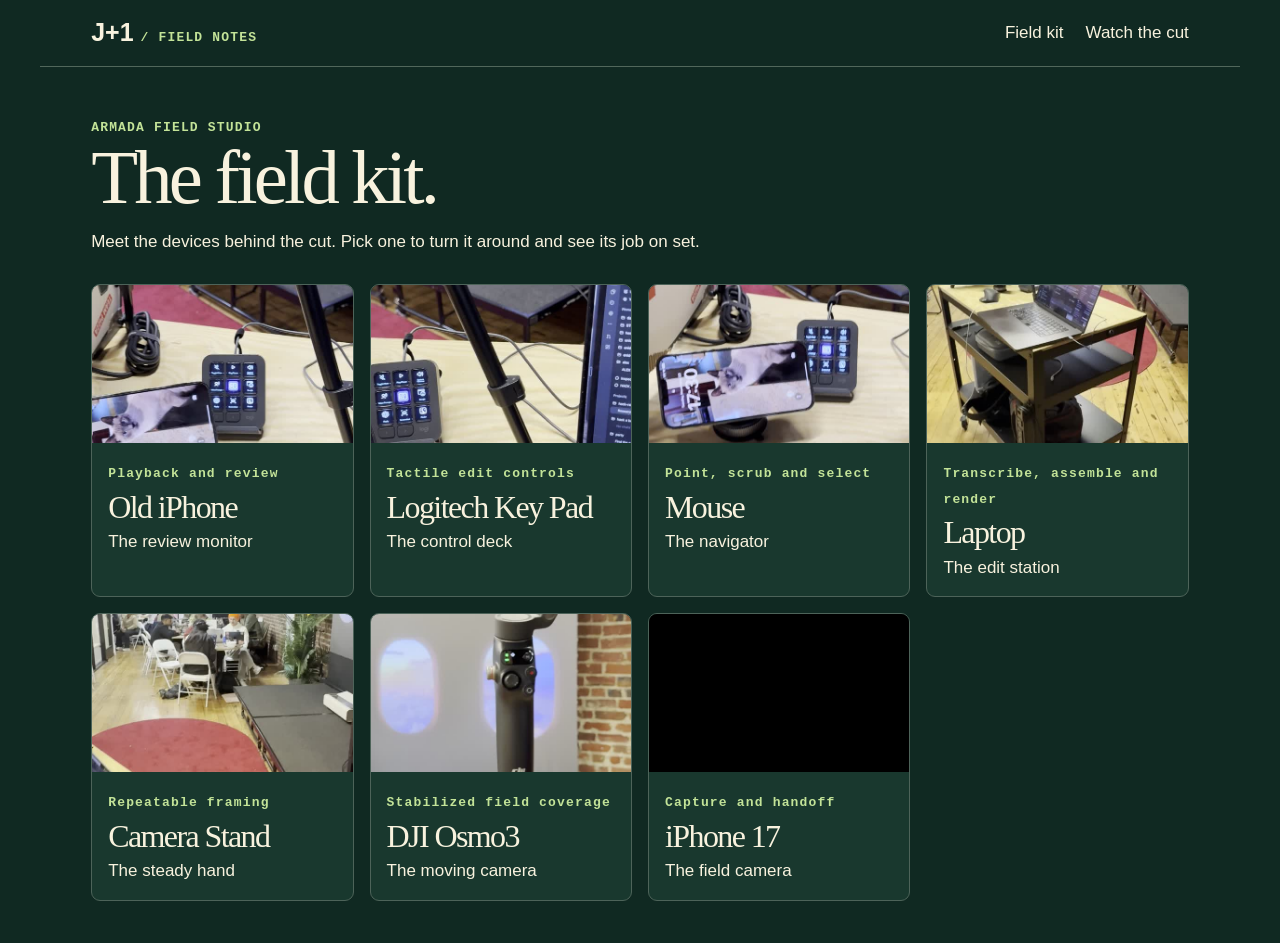
<file: production/field-kit/index.html>
<!doctype html><html lang="en"><meta charset="utf-8"><meta name="viewport" content="width=device-width, initial-scale=1"><title>The field kit · Armada Field Studio</title><link rel="stylesheet" href="kit.css"><header><a href="../index.html">J+1 <span>/ FIELD NOTES</span></a><a href="index.html">Field kit</a><a href="../index.html#watch">Watch the cut</a></header><main><div class="intro"><small>ARMADA FIELD STUDIO</small><h1>The field kit.</h1><p>Meet the devices behind the cut. Pick one to turn it around and see its job on set.</p></div><section class="cards"><a class="card" href="old-iphone.html"><img src="old-iphone.jpg" alt=""><div><small>Playback and review</small><h2>Old iPhone</h2><p>The review monitor</p></div></a><a class="card" href="logitech-keypad.html"><img src="logitech-keypad.jpg" alt=""><div><small>Tactile edit controls</small><h2>Logitech Key Pad</h2><p>The control deck</p></div></a><a class="card" href="mouse.html"><img src="mouse.jpg" alt=""><div><small>Point, scrub and select</small><h2>Mouse</h2><p>The navigator</p></div></a><a class="card" href="laptop.html"><img src="laptop.jpg" alt=""><div><small>Transcribe, assemble and render</small><h2>Laptop</h2><p>The edit station</p></div></a><a class="card" href="camera-stand.html"><img src="camera-stand.jpg" alt=""><div><small>Repeatable framing</small><h2>Camera Stand</h2><p>The steady hand</p></div></a><a class="card" href="dji-osmo3.html"><img src="dji-osmo3.jpg" alt=""><div><small>Stabilized field coverage</small><h2>DJI Osmo3</h2><p>The moving camera</p></div></a><a class="card" href="iphone-17.html"><img src="iphone-17.jpg" alt=""><div><small>Capture and handoff</small><h2>iPhone 17</h2><p>The field camera</p></div></a></section></main></html>
</file>
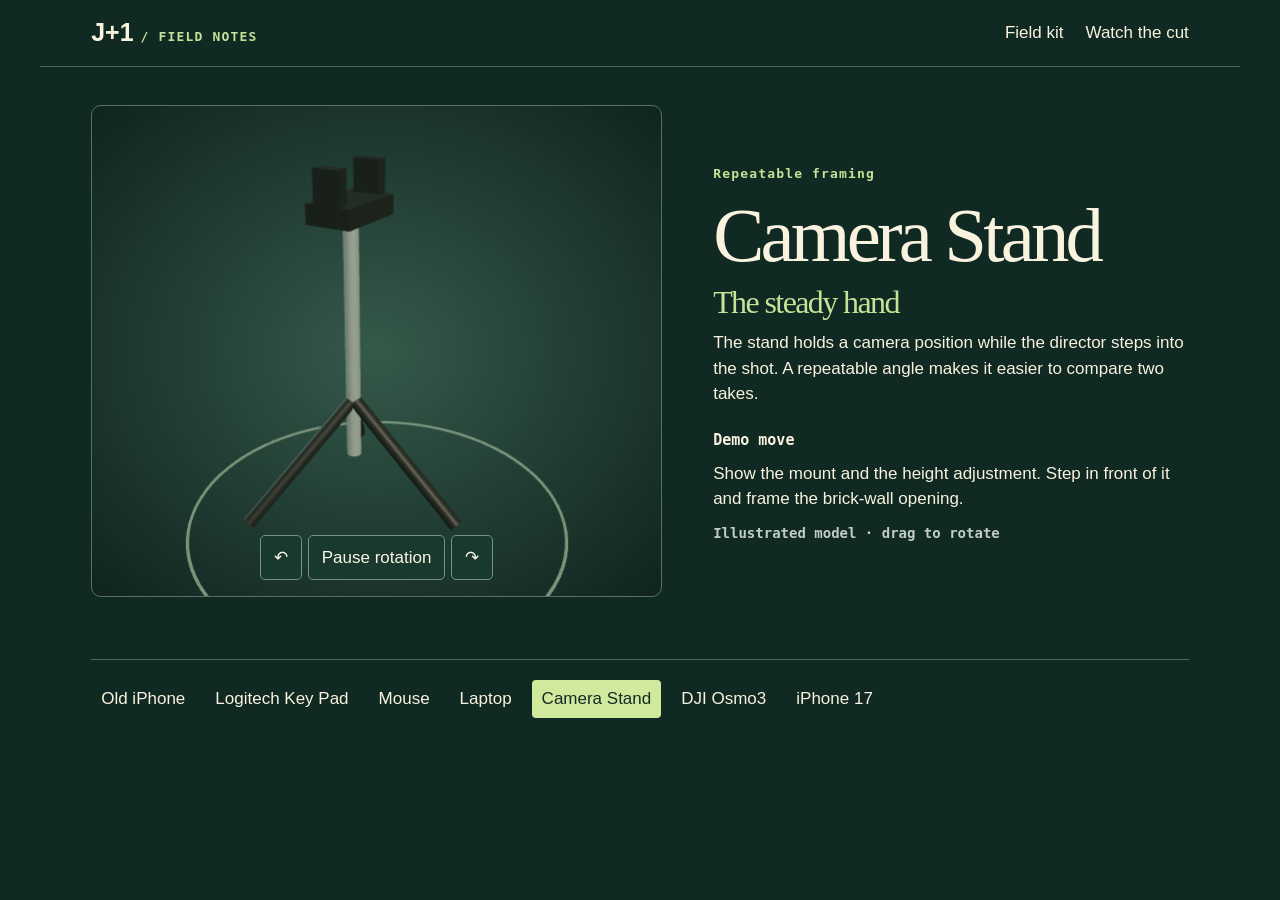
<file: production/field-kit/camera-stand.html>
<!doctype html><html lang="en"><meta charset="utf-8"><meta name="viewport" content="width=device-width, initial-scale=1"><title>Camera Stand · Armada Field Studio</title><link rel="stylesheet" href="kit.css"><header><a href="../index.html">J+1 <span>/ FIELD NOTES</span></a><a href="index.html">Field kit</a><a href="../index.html#watch">Watch the cut</a></header><main><article class="profile"><div class="viewer" data-model="camera-stand"><img class="fallback" src="camera-stand.jpg" alt="Field footage from the RSI House shoot"><canvas aria-label="Illustrated rotating model of Camera Stand"></canvas><div class="controls" hidden><button id="turnL" aria-label="Rotate left">↶</button><button id="spin">Pause rotation</button><button id="turnR" aria-label="Rotate right">↷</button></div></div><div class="bio"><small>Repeatable framing</small><h1>Camera Stand</h1><h2>The steady hand</h2><p>The stand holds a camera position while the director steps into the shot. A repeatable angle makes it easier to compare two takes.</p><h3>Demo move</h3><p>Show the mount and the height adjustment. Step in front of it and frame the brick-wall opening.</p><small class="fine">Illustrated model · drag to rotate</small></div></article><nav aria-label="Device roster"><a href="old-iphone.html" >Old iPhone</a><a href="logitech-keypad.html" >Logitech Key Pad</a><a href="mouse.html" >Mouse</a><a href="laptop.html" >Laptop</a><a href="camera-stand.html" aria-current="page">Camera Stand</a><a href="dji-osmo3.html" >DJI Osmo3</a><a href="iphone-17.html" >iPhone 17</a></nav></main><script type="module" src="models.js"></script></html>
</file>
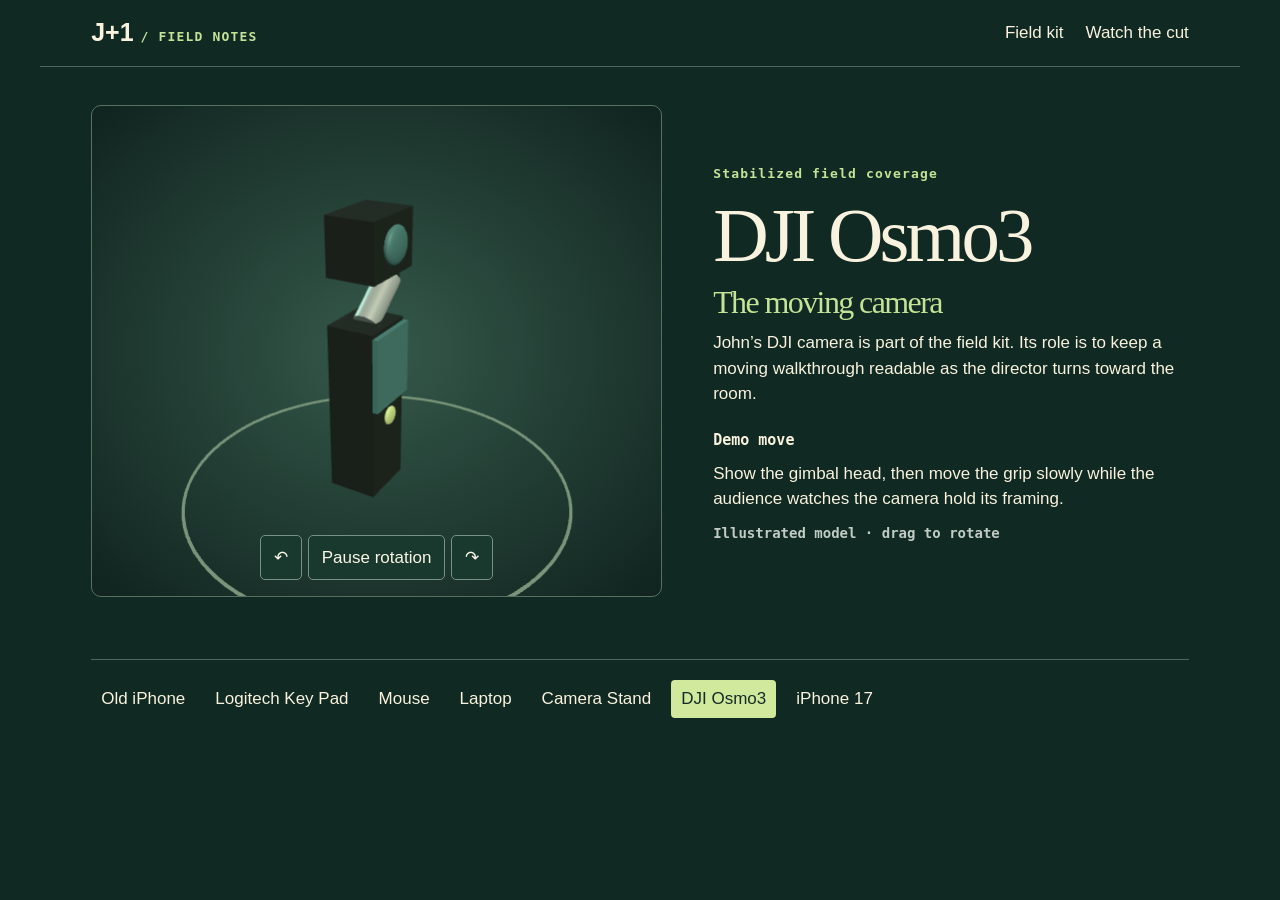
<file: production/field-kit/dji-osmo3.html>
<!doctype html><html lang="en"><meta charset="utf-8"><meta name="viewport" content="width=device-width, initial-scale=1"><title>DJI Osmo3 · Armada Field Studio</title><link rel="stylesheet" href="kit.css"><header><a href="../index.html">J+1 <span>/ FIELD NOTES</span></a><a href="index.html">Field kit</a><a href="../index.html#watch">Watch the cut</a></header><main><article class="profile"><div class="viewer" data-model="dji-osmo3"><img class="fallback" src="dji-osmo3.jpg" alt="Field footage from the RSI House shoot"><canvas aria-label="Illustrated rotating model of DJI Osmo3"></canvas><div class="controls" hidden><button id="turnL" aria-label="Rotate left">↶</button><button id="spin">Pause rotation</button><button id="turnR" aria-label="Rotate right">↷</button></div></div><div class="bio"><small>Stabilized field coverage</small><h1>DJI Osmo3</h1><h2>The moving camera</h2><p>John’s DJI camera is part of the field kit. Its role is to keep a moving walkthrough readable as the director turns toward the room.</p><h3>Demo move</h3><p>Show the gimbal head, then move the grip slowly while the audience watches the camera hold its framing.</p><small class="fine">Illustrated model · drag to rotate</small></div></article><nav aria-label="Device roster"><a href="old-iphone.html" >Old iPhone</a><a href="logitech-keypad.html" >Logitech Key Pad</a><a href="mouse.html" >Mouse</a><a href="laptop.html" >Laptop</a><a href="camera-stand.html" >Camera Stand</a><a href="dji-osmo3.html" aria-current="page">DJI Osmo3</a><a href="iphone-17.html" >iPhone 17</a></nav></main><script type="module" src="models.js"></script></html>
</file>
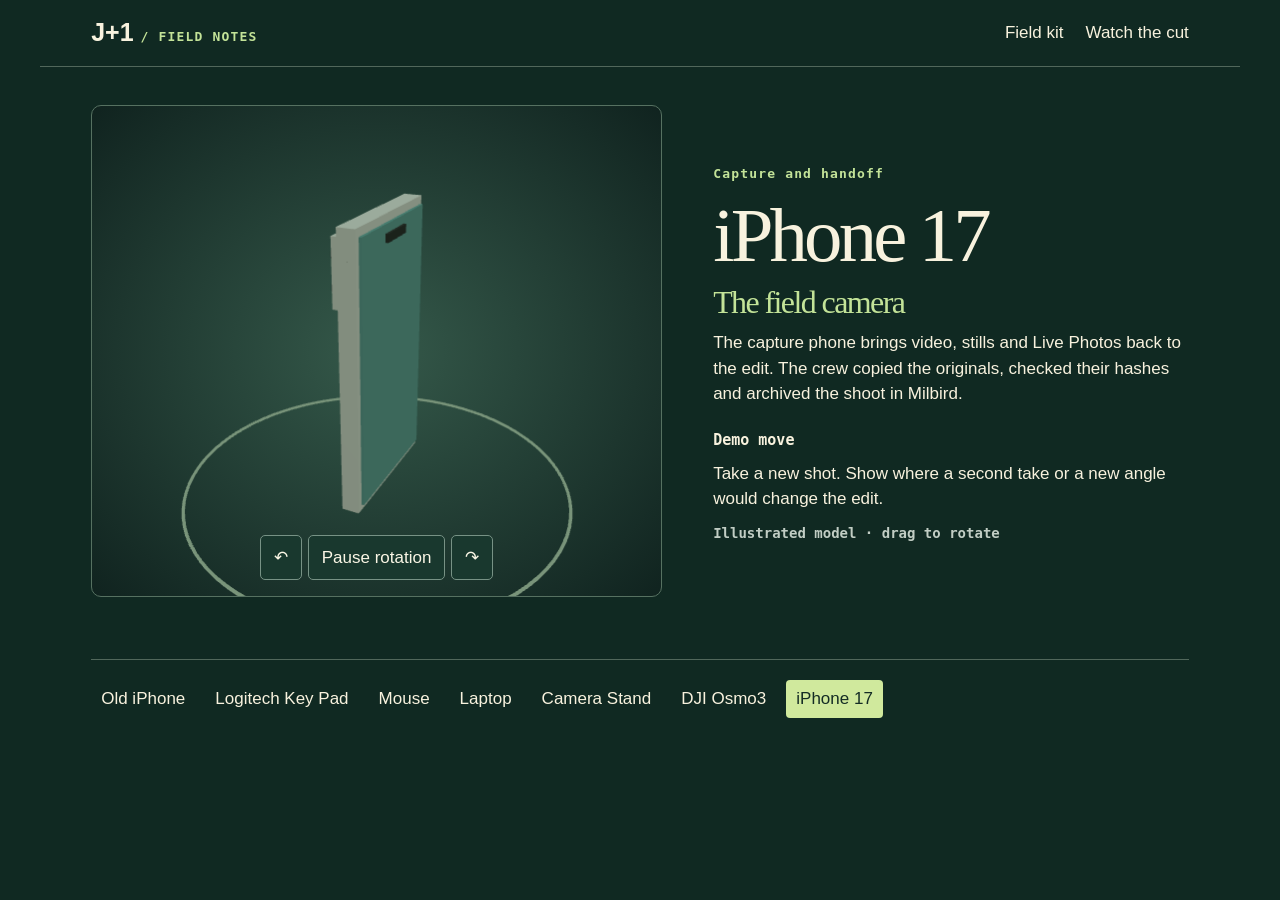
<file: production/field-kit/iphone-17.html>
<!doctype html><html lang="en"><meta charset="utf-8"><meta name="viewport" content="width=device-width, initial-scale=1"><title>iPhone 17 · Armada Field Studio</title><link rel="stylesheet" href="kit.css"><header><a href="../index.html">J+1 <span>/ FIELD NOTES</span></a><a href="index.html">Field kit</a><a href="../index.html#watch">Watch the cut</a></header><main><article class="profile"><div class="viewer" data-model="iphone-17"><img class="fallback" src="iphone-17.jpg" alt="Field footage from the RSI House shoot"><canvas aria-label="Illustrated rotating model of iPhone 17"></canvas><div class="controls" hidden><button id="turnL" aria-label="Rotate left">↶</button><button id="spin">Pause rotation</button><button id="turnR" aria-label="Rotate right">↷</button></div></div><div class="bio"><small>Capture and handoff</small><h1>iPhone 17</h1><h2>The field camera</h2><p>The capture phone brings video, stills and Live Photos back to the edit. The crew copied the originals, checked their hashes and archived the shoot in Milbird.</p><h3>Demo move</h3><p>Take a new shot. Show where a second take or a new angle would change the edit.</p><small class="fine">Illustrated model · drag to rotate</small></div></article><nav aria-label="Device roster"><a href="old-iphone.html" >Old iPhone</a><a href="logitech-keypad.html" >Logitech Key Pad</a><a href="mouse.html" >Mouse</a><a href="laptop.html" >Laptop</a><a href="camera-stand.html" >Camera Stand</a><a href="dji-osmo3.html" >DJI Osmo3</a><a href="iphone-17.html" aria-current="page">iPhone 17</a></nav></main><script type="module" src="models.js"></script></html>
</file>
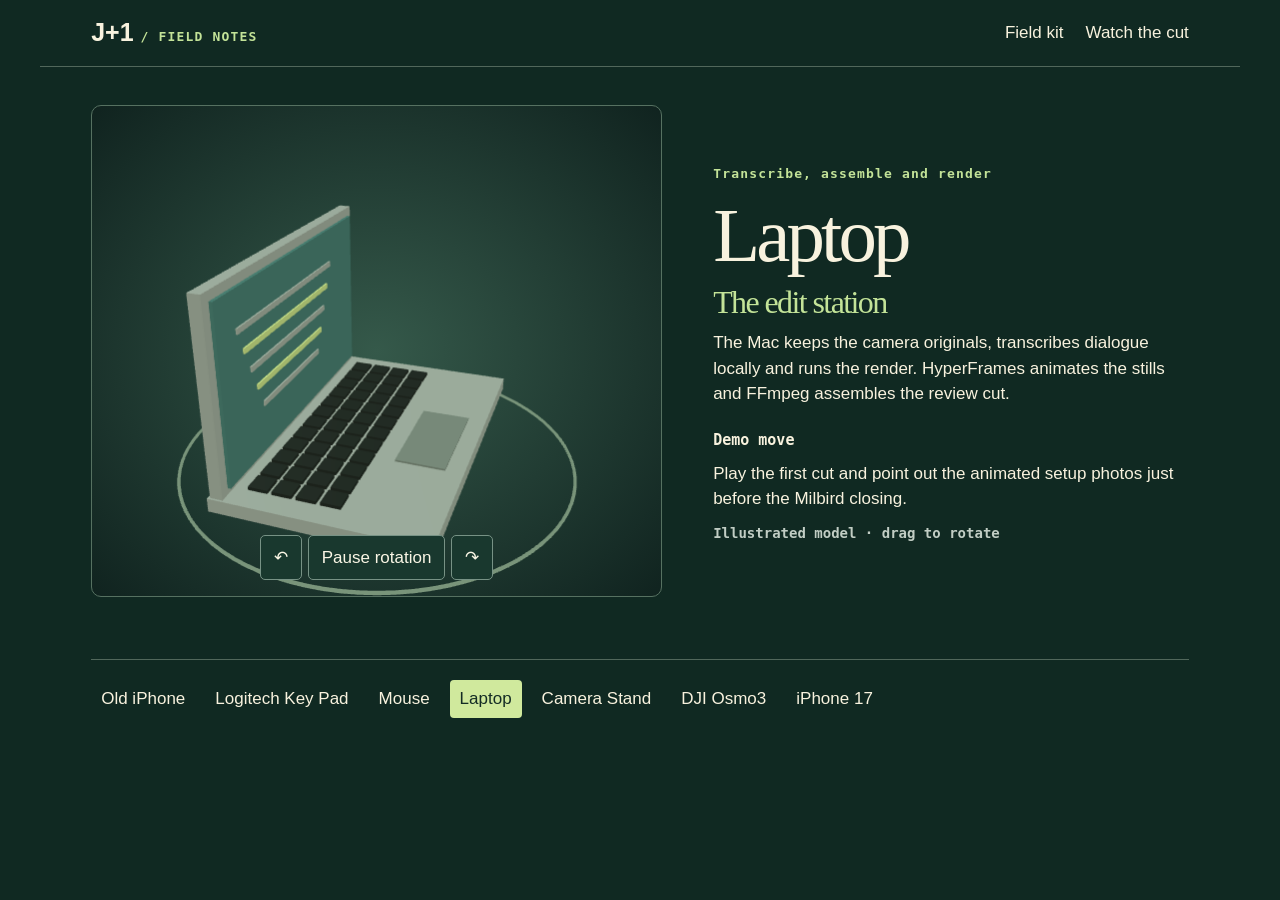
<file: production/field-kit/laptop.html>
<!doctype html><html lang="en"><meta charset="utf-8"><meta name="viewport" content="width=device-width, initial-scale=1"><title>Laptop · Armada Field Studio</title><link rel="stylesheet" href="kit.css"><header><a href="../index.html">J+1 <span>/ FIELD NOTES</span></a><a href="index.html">Field kit</a><a href="../index.html#watch">Watch the cut</a></header><main><article class="profile"><div class="viewer" data-model="laptop"><img class="fallback" src="laptop.jpg" alt="Field footage from the RSI House shoot"><canvas aria-label="Illustrated rotating model of Laptop"></canvas><div class="controls" hidden><button id="turnL" aria-label="Rotate left">↶</button><button id="spin">Pause rotation</button><button id="turnR" aria-label="Rotate right">↷</button></div></div><div class="bio"><small>Transcribe, assemble and render</small><h1>Laptop</h1><h2>The edit station</h2><p>The Mac keeps the camera originals, transcribes dialogue locally and runs the render. HyperFrames animates the stills and FFmpeg assembles the review cut.</p><h3>Demo move</h3><p>Play the first cut and point out the animated setup photos just before the Milbird closing.</p><small class="fine">Illustrated model · drag to rotate</small></div></article><nav aria-label="Device roster"><a href="old-iphone.html" >Old iPhone</a><a href="logitech-keypad.html" >Logitech Key Pad</a><a href="mouse.html" >Mouse</a><a href="laptop.html" aria-current="page">Laptop</a><a href="camera-stand.html" >Camera Stand</a><a href="dji-osmo3.html" >DJI Osmo3</a><a href="iphone-17.html" >iPhone 17</a></nav></main><script type="module" src="models.js"></script></html>
</file>
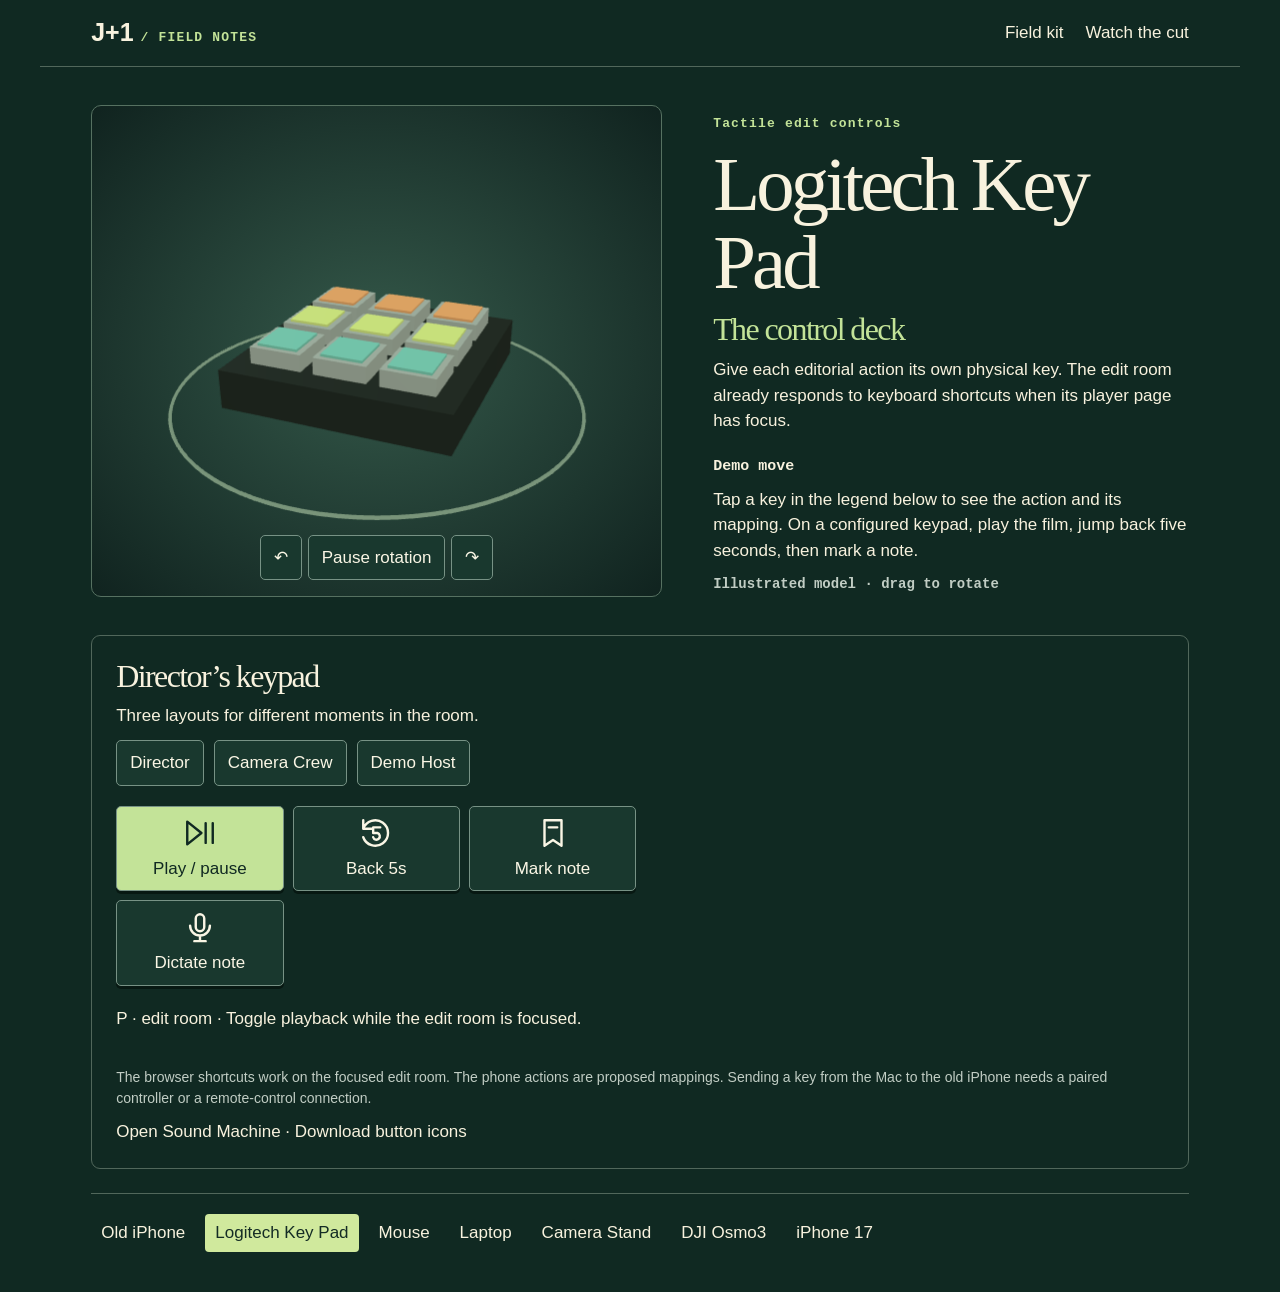
<file: production/field-kit/logitech-keypad.html>
<!doctype html><html lang="en"><meta charset="utf-8"><meta name="viewport" content="width=device-width, initial-scale=1"><title>Logitech Key Pad · Armada Field Studio</title><link rel="stylesheet" href="kit.css"><header><a href="../index.html">J+1 <span>/ FIELD NOTES</span></a><a href="index.html">Field kit</a><a href="../index.html#watch">Watch the cut</a></header><main><article class="profile"><div class="viewer" data-model="logitech-keypad"><img class="fallback" src="logitech-keypad.jpg" alt="Field footage from the RSI House shoot"><canvas aria-label="Illustrated rotating model of Logitech Key Pad"></canvas><div class="controls" hidden><button id="turnL" aria-label="Rotate left">↶</button><button id="spin">Pause rotation</button><button id="turnR" aria-label="Rotate right">↷</button></div></div><div class="bio"><small>Tactile edit controls</small><h1>Logitech Key Pad</h1><h2>The control deck</h2><p>Give each editorial action its own physical key. The edit room already responds to keyboard shortcuts when its player page has focus.</p><h3>Demo move</h3><p>Tap a key in the legend below to see the action and its mapping. On a configured keypad, play the film, jump back five seconds, then mark a note.</p><small class="fine">Illustrated model · drag to rotate</small></div></article><section class="legend"><h2>Director’s keypad</h2><p>Three layouts for different moments in the room.</p><nav><button data-layout="director" aria-pressed="true">Director</button><button data-layout="camera" aria-pressed="false">Camera Crew</button><button data-layout="host" aria-pressed="false">Demo Host</button></nav><div class="keys"><button class="key" aria-pressed="true" data-detail="Open Shore Leave in Teamily and start a voice brief." data-map="Proposed iPhone action"><svg viewBox="0 0 24 24" fill="none" stroke="currentColor" stroke-width="1.7" stroke-linecap="round" stroke-linejoin="round" aria-hidden="true"><path d="M5 16h14l-2-3V9a5 5 0 0 0-10 0v4z M10 19q2 3 4 0 M12 2v2"/></svg><span>Call the crew</span></button><button class="key" aria-pressed="false" data-detail="Show the next shot requested by the crew." data-map="Proposed iPhone action"><svg viewBox="0 0 24 24" fill="none" stroke="currentColor" stroke-width="1.7" stroke-linecap="round" stroke-linejoin="round" aria-hidden="true"><path d="m3 15 11-8 3 5-12 6z M14 7l3-2 4 6-4 2 M11 15v6 M7 21l4-6 5 6"/></svg><span>Next shot</span></button><button class="key" aria-pressed="false" data-detail="Flag the current take for the editor to review." data-map="Proposed iPhone action"><svg viewBox="0 0 24 24" fill="none" stroke="currentColor" stroke-width="1.7" stroke-linecap="round" stroke-linejoin="round" aria-hidden="true"><path d="M2 9h20v12H2z M2 9l-1-5 19-3 1 4z M12 10l1.4 3 3.2.4-2.3 2.3.6 3.2-2.9-1.5-2.9 1.5.6-3.2-2.3-2.3 3.2-.4z"/></svg><span>Keep take</span></button><button class="key" aria-pressed="false" data-detail="Toggle playback while the edit room is focused." data-map="P · edit room"><svg viewBox="0 0 24 24" fill="none" stroke="currentColor" stroke-width="1.7" stroke-linecap="round" stroke-linejoin="round" aria-hidden="true"><path d="M3 4l10 8-10 8z M16 5v14 M21 5v14"/></svg><span>Play / pause</span></button><button class="key" aria-pressed="false" data-detail="Replay the last five seconds." data-map="[ · edit room"><svg viewBox="0 0 24 24" fill="none" stroke="currentColor" stroke-width="1.7" stroke-linecap="round" stroke-linejoin="round" aria-hidden="true"><path d="M3 9a9 9 0 1 1 0 6 M3 3v6h6 M15 8h-5v4h3a2.4 2.4 0 1 1-3 3"/></svg><span>Back 5s</span></button><button class="key" aria-pressed="false" data-detail="Pause and focus the timestamped note field." data-map="N · edit room"><svg viewBox="0 0 24 24" fill="none" stroke="currentColor" stroke-width="1.7" stroke-linecap="round" stroke-linejoin="round" aria-hidden="true"><path d="M6 3h12v18l-6-4-6 4z M9 8h6"/></svg><span>Mark note</span></button><button class="key" aria-pressed="false" data-detail="Start an edit note. Speech recognition depends on browser support and microphone permission." data-map="Ctrl + Shift + U · edit room"><svg viewBox="0 0 24 24" fill="none" stroke="currentColor" stroke-width="1.7" stroke-linecap="round" stroke-linejoin="round" aria-hidden="true"><path d="M9 6a3 3 0 0 1 6 0v6a3 3 0 0 1-6 0z M5 11a7 7 0 0 0 14 0 M12 18v4 M8 22h8"/></svg><span>Dictate note</span></button><button class="key" aria-pressed="false" data-detail="Open the alternate versions for the director to compare." data-map="Proposed iPhone action"><svg viewBox="0 0 24 24" fill="none" stroke="currentColor" stroke-width="1.7" stroke-linecap="round" stroke-linejoin="round" aria-hidden="true"><path d="M2 4h14v10H2z M8 16v4h14V9h-4"/></svg><span>Compare cuts</span></button><button class="key" aria-pressed="false" data-detail="Open the first cut on the audience-facing screen." data-map="Proposed iPhone action"><svg viewBox="0 0 24 24" fill="none" stroke="currentColor" stroke-width="1.7" stroke-linecap="round" stroke-linejoin="round" aria-hidden="true"><path d="M5 22V3q4-3 8 0t7 0v10q-3 3-7 0t-8 0"/></svg><span>Showtime</span></button></div><p aria-live="polite" id="mapping"><strong>Proposed iPhone action</strong> · Open Shore Leave in Teamily and start a voice brief.</p><p class="fine">The browser shortcuts work on the focused edit room. The phone actions are proposed mappings. Sending a key from the Mac to the old iPhone needs a paired controller or a remote-control connection.</p><p><a href="soundboard.html">Open Sound Machine</a> · <a href="armada-button-icons.zip" download>Download button icons</a></p></section><script>document.querySelectorAll(".key").forEach(b=>b.onclick=()=>{document.querySelectorAll(".key").forEach(t=>t.setAttribute("aria-pressed",String(t===b)));document.querySelector("#mapping").textContent=b.dataset.map+" · "+b.dataset.detail})</script><nav aria-label="Device roster"><a href="old-iphone.html" >Old iPhone</a><a href="logitech-keypad.html" aria-current="page">Logitech Key Pad</a><a href="mouse.html" >Mouse</a><a href="laptop.html" >Laptop</a><a href="camera-stand.html" >Camera Stand</a><a href="dji-osmo3.html" >DJI Osmo3</a><a href="iphone-17.html" >iPhone 17</a></nav><script>const panels={director:['play','back','pin','mic'],camera:['bell','scope','star','cuts'],host:['flag','sounds']};const buttons=Array.from(document.querySelectorAll('.keys .key'));const ids=['bell','scope','star','play','back','pin','mic','cuts','flag'];const machine=document.createElement('a');machine.className='key';machine.href='soundboard.html';machine.innerHTML='<svg viewBox="0 0 24 24" fill="none" stroke="currentColor" stroke-width="1.7" stroke-linecap="round" stroke-linejoin="round" aria-hidden="true"><path d="M3 8q9-5 18 0v9q-9 5-18 0z M3 8q9 5 18 0 M6 11l2 7 3-6 3 6 3-7 M4 2l9 4 M21 2l-7 4"/></svg><span>Sound machine</span>';document.querySelector('.keys').append(machine);function layout(id){document.querySelectorAll('[data-layout]').forEach(b=>b.setAttribute('aria-pressed',String(b.dataset.layout===id)));buttons.forEach((b,i)=>b.hidden=!panels[id].includes(ids[i]));machine.hidden=id!=='host';buttons.find(b=>!b.hidden)?.click()}document.querySelectorAll('[data-layout]').forEach(b=>b.onclick=()=>layout(b.dataset.layout));layout('director')</script></main><script type="module" src="models.js"></script></html>
</file>
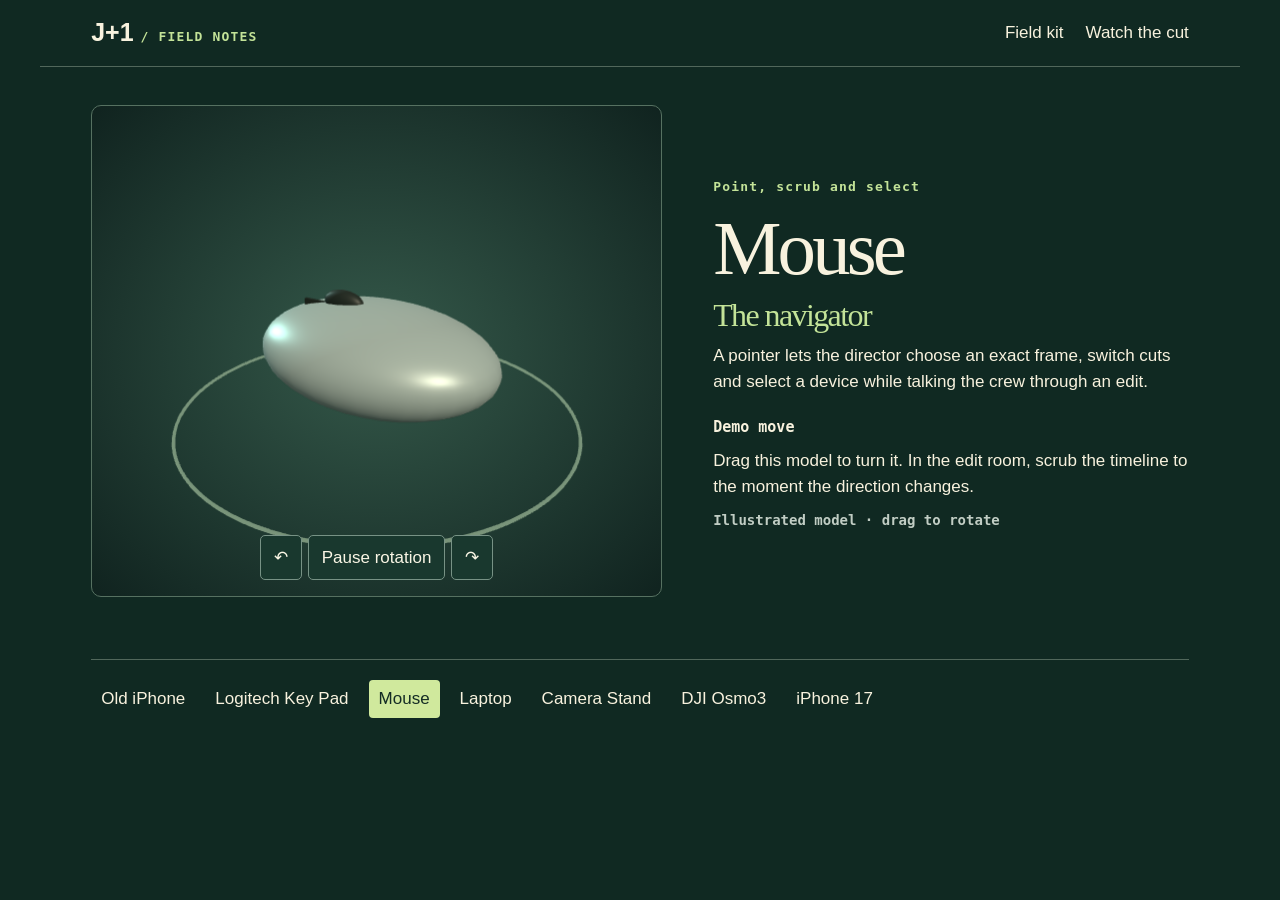
<file: production/field-kit/mouse.html>
<!doctype html><html lang="en"><meta charset="utf-8"><meta name="viewport" content="width=device-width, initial-scale=1"><title>Mouse · Armada Field Studio</title><link rel="stylesheet" href="kit.css"><header><a href="../index.html">J+1 <span>/ FIELD NOTES</span></a><a href="index.html">Field kit</a><a href="../index.html#watch">Watch the cut</a></header><main><article class="profile"><div class="viewer" data-model="mouse"><img class="fallback" src="mouse.jpg" alt="Field footage from the RSI House shoot"><canvas aria-label="Illustrated rotating model of Mouse"></canvas><div class="controls" hidden><button id="turnL" aria-label="Rotate left">↶</button><button id="spin">Pause rotation</button><button id="turnR" aria-label="Rotate right">↷</button></div></div><div class="bio"><small>Point, scrub and select</small><h1>Mouse</h1><h2>The navigator</h2><p>A pointer lets the director choose an exact frame, switch cuts and select a device while talking the crew through an edit.</p><h3>Demo move</h3><p>Drag this model to turn it. In the edit room, scrub the timeline to the moment the direction changes.</p><small class="fine">Illustrated model · drag to rotate</small></div></article><nav aria-label="Device roster"><a href="old-iphone.html" >Old iPhone</a><a href="logitech-keypad.html" >Logitech Key Pad</a><a href="mouse.html" aria-current="page">Mouse</a><a href="laptop.html" >Laptop</a><a href="camera-stand.html" >Camera Stand</a><a href="dji-osmo3.html" >DJI Osmo3</a><a href="iphone-17.html" >iPhone 17</a></nav></main><script type="module" src="models.js"></script></html>
</file>
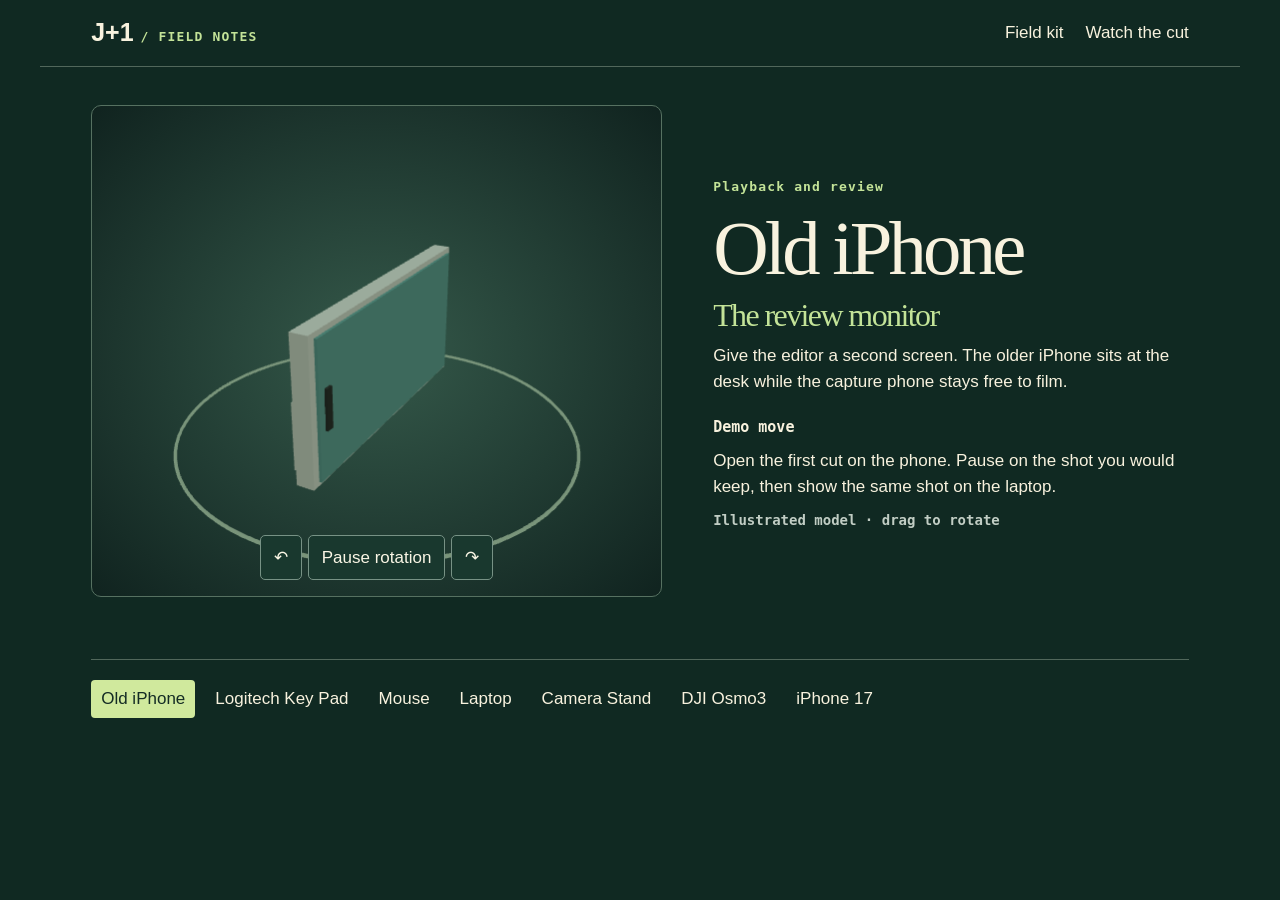
<file: production/field-kit/old-iphone.html>
<!doctype html><html lang="en"><meta charset="utf-8"><meta name="viewport" content="width=device-width, initial-scale=1"><title>Old iPhone · Armada Field Studio</title><link rel="stylesheet" href="kit.css"><header><a href="../index.html">J+1 <span>/ FIELD NOTES</span></a><a href="index.html">Field kit</a><a href="../index.html#watch">Watch the cut</a></header><main><article class="profile"><div class="viewer" data-model="old-iphone"><img class="fallback" src="old-iphone.jpg" alt="Field footage from the RSI House shoot"><canvas aria-label="Illustrated rotating model of Old iPhone"></canvas><div class="controls" hidden><button id="turnL" aria-label="Rotate left">↶</button><button id="spin">Pause rotation</button><button id="turnR" aria-label="Rotate right">↷</button></div></div><div class="bio"><small>Playback and review</small><h1>Old iPhone</h1><h2>The review monitor</h2><p>Give the editor a second screen. The older iPhone sits at the desk while the capture phone stays free to film.</p><h3>Demo move</h3><p>Open the first cut on the phone. Pause on the shot you would keep, then show the same shot on the laptop.</p><small class="fine">Illustrated model · drag to rotate</small></div></article><nav aria-label="Device roster"><a href="old-iphone.html" aria-current="page">Old iPhone</a><a href="logitech-keypad.html" >Logitech Key Pad</a><a href="mouse.html" >Mouse</a><a href="laptop.html" >Laptop</a><a href="camera-stand.html" >Camera Stand</a><a href="dji-osmo3.html" >DJI Osmo3</a><a href="iphone-17.html" >iPhone 17</a></nav></main><script type="module" src="models.js"></script></html>
</file>
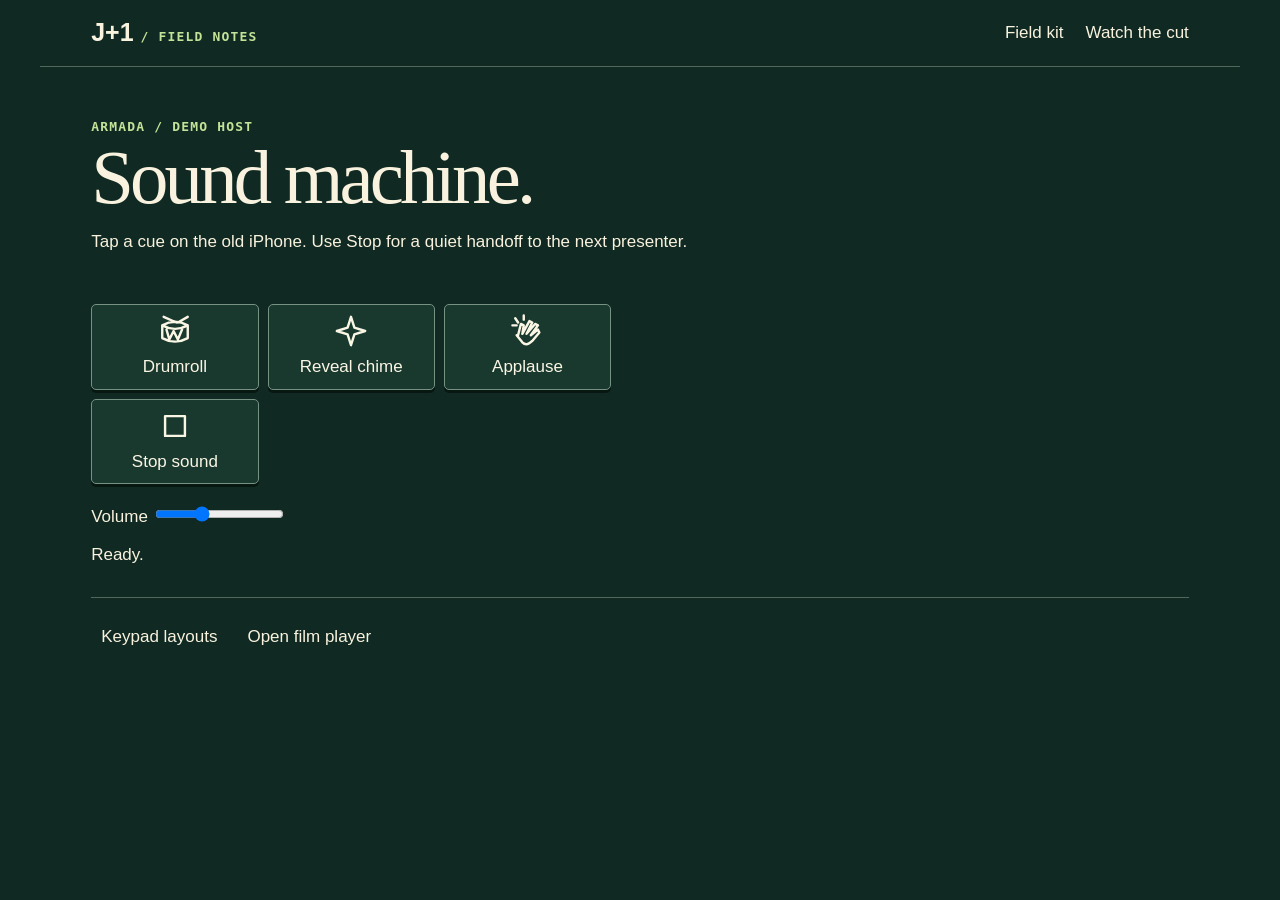
<file: production/field-kit/soundboard.html>
<!doctype html><html lang="en"><meta charset="utf-8"><meta name="viewport" content="width=device-width, initial-scale=1"><title>Demo Host · Armada Field Studio</title><link rel="stylesheet" href="kit.css"><header><a href="../index.html">J+1 <span>/ FIELD NOTES</span></a><a href="index.html">Field kit</a><a href="../index.html#watch">Watch the cut</a></header><main><div class="intro"><small>ARMADA / DEMO HOST</small><h1>Sound machine.</h1><p>Tap a cue on the old iPhone. Use Stop for a quiet handoff to the next presenter.</p></div><div class="keys"><button class="key" data-sound="drum"><svg viewBox="0 0 24 24" fill="none" stroke="currentColor" stroke-width="1.7" stroke-linecap="round" stroke-linejoin="round" aria-hidden="true"><path d="M3 8q9-5 18 0v9q-9 5-18 0z M3 8q9 5 18 0 M6 11l2 7 3-6 3 6 3-7 M4 2l9 4 M21 2l-7 4"/></svg><span>Drumroll</span></button><button class="key" data-sound="shine"><svg viewBox="0 0 24 24" fill="none" stroke="currentColor" stroke-width="1.7" stroke-linecap="round" stroke-linejoin="round" aria-hidden="true"><path d="M12 2l2.4 7.6L22 12l-7.6 2.4L12 22l-2.4-7.6L2 12l7.6-2.4z"/></svg><span>Reveal chime</span></button><button class="key" data-sound="clap"><svg viewBox="0 0 24 24" fill="none" stroke="currentColor" stroke-width="1.7" stroke-linecap="round" stroke-linejoin="round" aria-hidden="true"><path d="M4 15l4 5q3 3 7-1l5-6-1-2-5 4 5-7-2-1-6 7 4-8-2-1-5 9 1-6-2-1-2 8z M3 3l2 3 M9 1v3 M1 8h3"/></svg><span>Applause</span></button><button class="key" data-sound="stop"><svg viewBox="0 0 24 24" fill="none" stroke="currentColor" stroke-width="1.7" stroke-linecap="round" stroke-linejoin="round" aria-hidden="true"><path d="M5 5h14v14H5z"/></svg><span>Stop sound</span></button></div><label>Volume <input id="volume" type="range" min="0" max="1" value=".35" step=".05"></label><p id="playing" aria-live="polite">Ready.</p><nav><a href="logitech-keypad.html">Keypad layouts</a><a href="../index.html">Open film player</a></nav></main><script src="sounds.js"></script></html>
</file>
<file: production/field-kit/kit.css>
*{box-sizing:border-box}body{margin:0;background:#102922;color:#f8f2de;font:17px/1.5 'Avenir Next',Arial,sans-serif}main,header{max-width:1200px;margin:auto;padding:0 4vw}header{height:67px;border-bottom:1px solid #51675b;display:flex;gap:22px;align-items:center}a{color:inherit;text-decoration:none}a:hover,a:focus-visible{text-decoration:underline}header a:first-child{margin-right:auto;font-size:25px;font-weight:800}header span,small{font:600 13px/1.3 ui-monospace,monospace;letter-spacing:.09em;color:#c3e398}h1,h2,p{margin:0}h1,h2{font:normal clamp(44px,6vw,86px)/1.02 Georgia,serif;letter-spacing:-.05em}h2{font-size:32px}.intro{padding:46px 0 30px}.intro p{margin-top:12px}.cards{display:grid;grid-template-columns:repeat(auto-fit,minmax(235px,1fr));gap:16px;padding-bottom:42px}.card{border:1px solid #4d6359;border-radius:9px;overflow:hidden;background:#19382e}.card img{width:100%;aspect-ratio:1.65;object-fit:cover;display:block}.card div{padding:16px}.card h2{margin:6px 0}.profile{padding:38px 0;display:grid;grid-template-columns:1.2fr 1fr;gap:4vw;align-items:center}.viewer{min-width:0;position:relative;aspect-ratio:1.16;background:radial-gradient(ellipse at center,#35594a,#10231f);border:1px solid #567161;border-radius:10px;overflow:hidden}.viewer canvas,.fallback{position:absolute;width:100%;height:100%;inset:0;object-fit:cover}.viewer canvas{touch-action:pan-y}.controls{position:absolute;bottom:16px;display:flex;justify-content:center;width:100%;gap:6px}[hidden]{display:none!important}button{background:#19382e;color:#faf6e5;border:1px solid #779285;border-radius:5px;padding:9px 13px;cursor:pointer;font:inherit}.bio h1{margin:12px 0 10px}.bio h2{color:#c3e398}.bio p{margin:12px 0}.bio h3{font:700 15px ui-monospace,monospace;margin:24px 0 0}.fine{display:block;font-size:14px;color:#c1cdc4;letter-spacing:0}.legend{padding:24px;border:1px solid #51675b;border-radius:9px}.keys{max-width:520px;display:grid;grid-template-columns:repeat(3,1fr);gap:9px;margin:20px 0}.key{display:grid;place-items:center;gap:6px;box-shadow:0 3px #071812}.key[aria-pressed=true]{background:#c3e398;color:#102922}.key svg{width:34px;height:34px}.legend p{margin-top:10px}nav{display:flex;gap:10px;flex-wrap:wrap;border-top:1px solid #51675b;padding:20px 0 40px;margin-top:24px}nav a{padding:6px 10px}nav [aria-current]{background:#d0e99d;color:#142c25;border-radius:4px}@media(max-width:750px){.profile{grid-template-columns:1fr}.viewer{aspect-ratio:1.4}.bio{margin-top:18px}header span{display:none}.keys{gap:6px}.key{font-size:14px}.legend{padding:14px}}
.keys a.key{text-align:center;text-decoration:none;border:1px solid #779285;border-radius:5px;padding:9px}.legend nav{border:0;padding:0;margin:12px 0}.legend #mapping{min-height:3em}#playing{margin:12px 0 30px}
</file>
